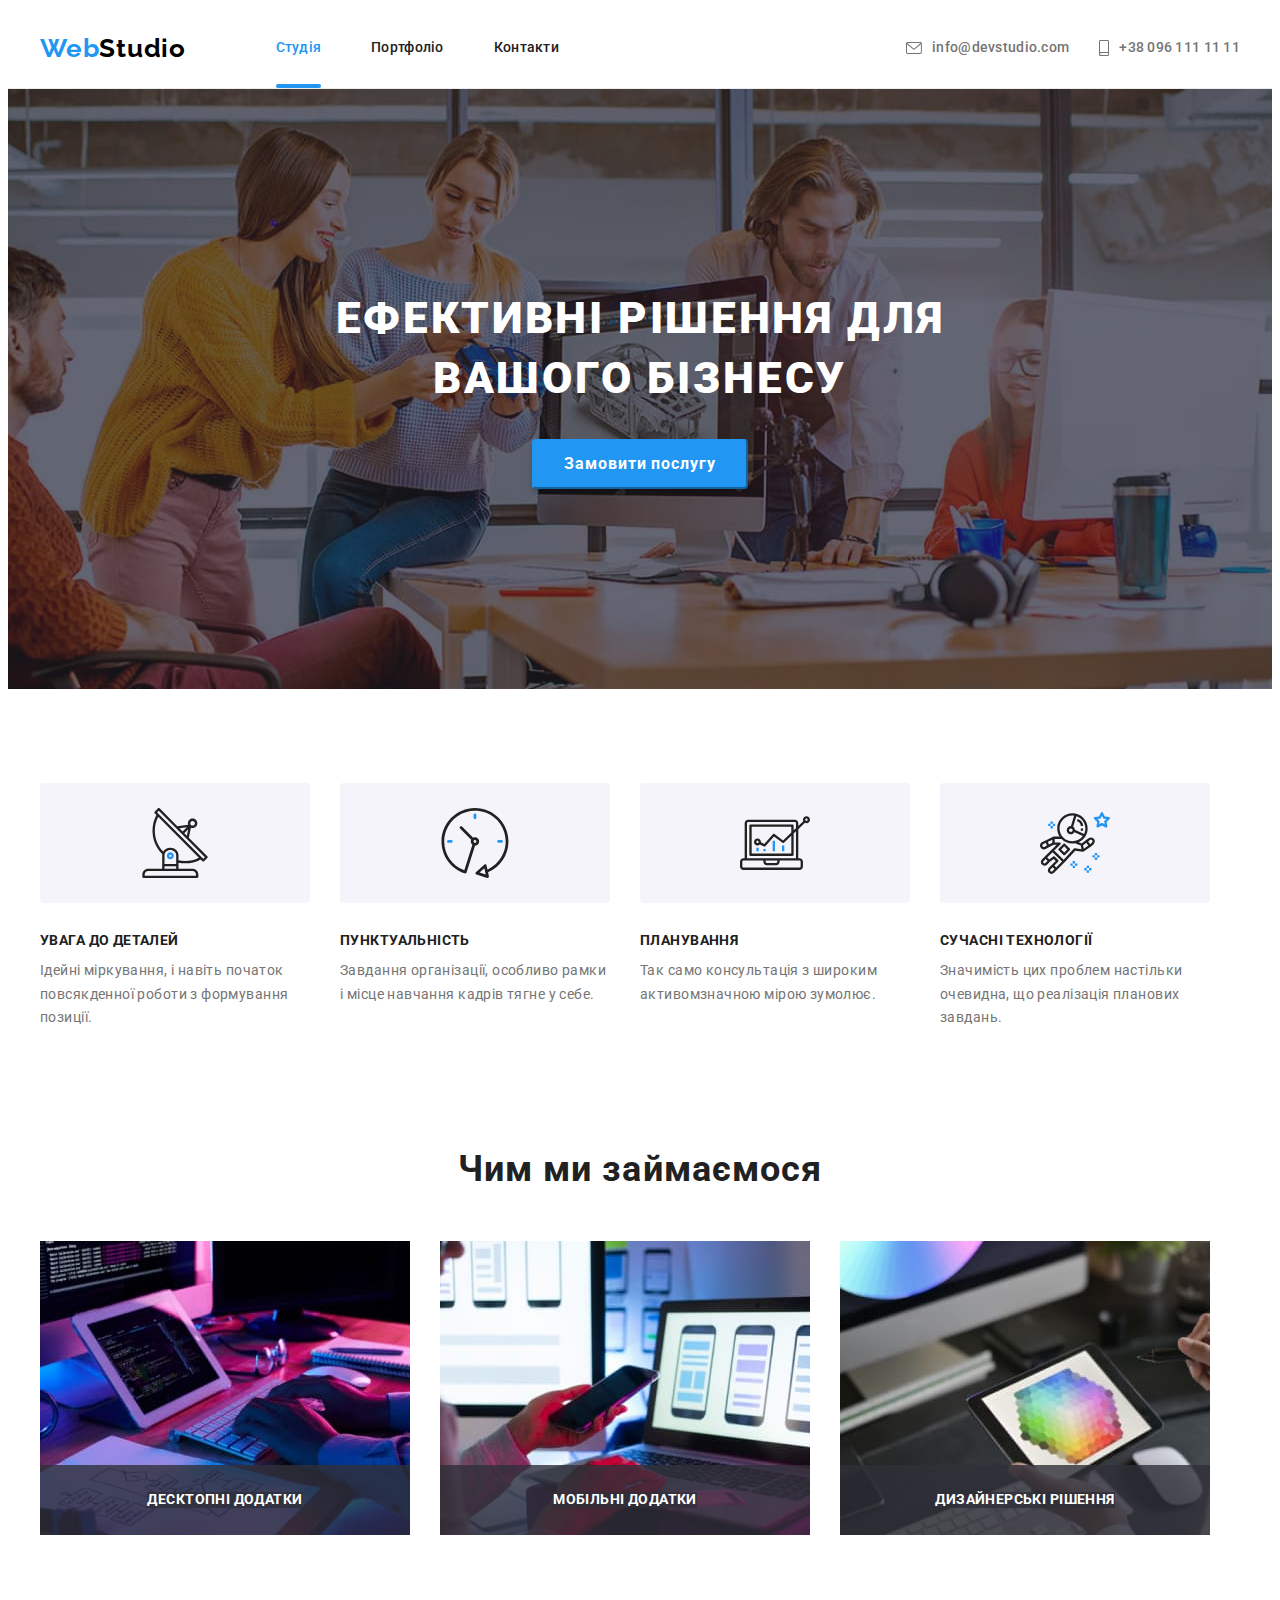
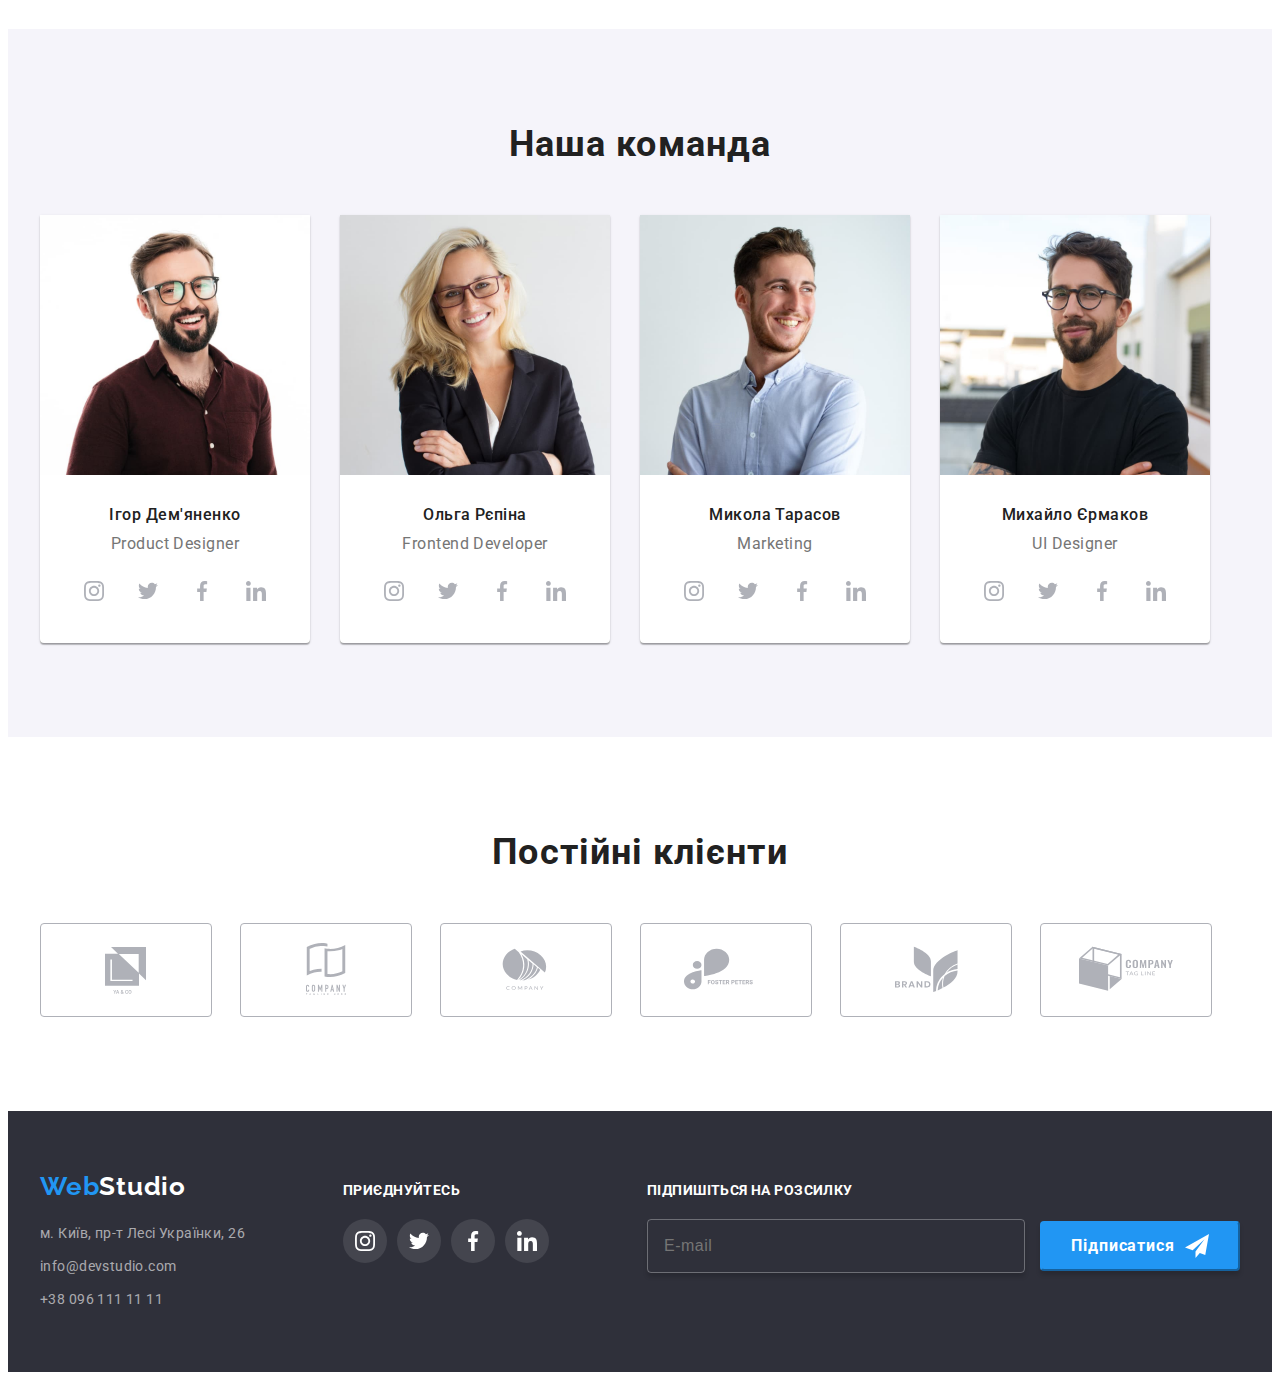
<file: index.html>
<!DOCTYPE html>
<html lang="uk-UA">
  <head>
    <meta charset="UTF-8" />
    <meta http-equiv="X-UA-Compatible" content="IE=edge" />
    <meta name="viewport" content="width=device-width, initial-scale=1.0" />
    <meta name="description" content="Ефективні рішення для вашого бізнесу!" />
    <link
      rel="stylesheet"
      href="https://cdnjs.cloudflare.com/ajax/libs/modern-normalize/1.0.0/modern-normalize.min.css"
      integrity="sha512-ISS7cAi1PEhQ8jnbJpJZMd29NlhNj4AWYyLOSp2CE/CsHxTCu+r+t0D2yoJudVrd0/8fTVPUVDzY5Tvli75u/g=="
      crossorigin="anonymous"
    />
    <link rel="preconnect" href="https://fonts.googleapis.com" />
    <link rel="preconnect" href="https://fonts.gstatic.com" crossorigin />
    <link
      href="https://fonts.googleapis.com/css2?family=Raleway:wght@700&family=Roboto:wght@400;500;700;900&display=swap"
      rel="stylesheet"
    />
    <link rel="stylesheet" href="./css/main.min.css" />
    <title>WebStudio</title>
  </head>
  <body>
    <header class="header">
      <div class="header__row container">
        <nav class="header__navigation">
          <a class="logo link" href="./index.html"
            >Web<span class="logo__part">Studio</span></a
          >
          <ul class="navigation-menu list">
            <li class="navigation-menu__item navigation-menu__item--current">
              <a class="navigation-menu__link link" href="./index.html">Студія</a>
            </li>
            <li class="navigation-menu__item">
              <a class="navigation-menu__link link" href="./portfolio.html">Портфоліо</a>
            </li>
            <li class="navigation-menu__item">
              <a class="navigation-menu__link link" href="#">Контакти</a>
            </li>
          </ul>
        </nav>
        <ul class="communication-menu list">
          <li class="communication-menu__item">
            <a
              class="communication-menu__link link"
              href="mailto:info@devstudio.com"
              >
              <svg class="communication-menu__icon" width="16px" height="12px">
                <use href="./images/icons.svg#icon-envelope"></use>
              </svg>
              info&#64;devstudio.com</a
            >
          </li>
          <li class="communication-menu__item">
            <a class="communication-menu__link link" href="tel:+380961111111"
              >
              <svg class="communication-menu__icon" width="10px" height="16px">
                <use href="./images/icons.svg#icon-smartphone"></use>
              </svg>
              +38 096 111 11 11</a
            >
          </li>
        </ul>
      </div>
    </header>
    <main>
    <!----------------------------------------------------HERO SECTION------------------------- -->
      <section class="section-hero">
        <div class="container">
          <h1 class="section-hero__title">Ефективні рішення для вашого бізнесу</h1>
          <button class="button" type="button" data-modal-open>Замовити послугу</button>
        </div>
      </section>

      <!-- -----------------------------------------------FEATURES SECTION--------------------------- -->
      <section class="section">
        <div class="container">
          <h2 class="visually-hidden">Особливості</h2>
          <ul class="section__list list">
            <li class="section__item section__item--features">
              <div class="feature-card">
                <div class="feature-card__icon">
                  <svg width="70px" height="70px">
                    <use href="./images/icons.svg#icon-antenna"></use>
                  </svg>
                </div>
                <h3 class="feature-card__title">УВАГА ДО ДЕТАЛЕЙ</h3>
                <p class="feature-card__text">
                Ідейні міркування, і навіть початок повсякденної роботи з
                формування позиції.
                </p>
              </div>
            </li>
            <li class="section__item section__item--features">
              <div class="feture-card">
                <div class="feature-card__icon">
                  <svg width="70px" height="70px">
                    <use href="./images/icons.svg#icon-clock"></use>
                  </svg>
                </div>
                <h3 class="feature-card__title">ПУНКТУАЛЬНІСТЬ</h3>
                <p class="feature-card__text">
                Завдання організації, особливо рамки і місце навчання кадрів тягне
                у себе.
                </p>
              </div>
            </li>
            <li class="section__item section__item--features">
              <div class="feature-card">
                <div class="feature-card__icon">
                  <svg width="70px" height="70px">
                    <use href="./images/icons.svg#icon-diagram"></use>
                  </svg>
                </div>
                <h3 class="feature-card__title">ПЛАНУВАННЯ</h3>
                <p class="feature-card__text">
                Так само консультація з широким активомзначною мірою зумолює.
                </p>
              </div>
            </li>
            <li class="section__item section__item--features">
              <div class="feature-card">
                <div class="feature-card__icon">
                  <svg width="70px" height="70px">
                    <use href="./images/icons.svg#icon-astronaut"></use>
                  </svg>
                </div>
                <h3 class="feature-card__title">СУЧАСНІ ТЕХНОЛОГІЇ</h3>
                <p class="feature-card__text">
                Значимість цих проблем настільки очевидна, що реалізація планових
                завдань.
                </p>
              </div>
            </li>
          </ul>
        </div>
      </section>

      <!----------------------------------------------SECTION-WORK----------------------------------------------------------------->
      <section class="section section--work">
        <div class="container">
          <h2 class="section__title">Чим ми займаємося</h2>
          <ul class="section__list list">
            <li class="section__item">
              <div class="gallery-card">
                <img src="./images/image01.jpg" alt="Проект1" width="370" />
                <div class="gallery-card__overlay">
                  <h3 class="gallery-card__title">Десктопні додатки</h3>
                </div>
              </div>
            </li>
            <li class="section__item">
              <div class="gallery-card">
                <img src="./images/image02.jpg" alt="Проект2" width="370" />
                <div class="gallery-card__overlay">
                  <h3 class="gallery-card__title">Мобільні додатки</h3>
                </div>
              </div>
            </li>
            <li class="section__item">
              <div class="gallery-card">
                <img src="./images/image03.jpg" alt="Проект3" width="370" />
                <div class="gallery-card__overlay">
                  <h3 class="gallery-card__title">Дизайнерські рішення</h3>
                </div>
              </div>
            </li>
          </ul>
        </div>
      </section>

      <!-- ----------------------------------------------OUR TEAM SECTION---------------------------------------- -->
      <section class="section section--team">
        <div class="container">
          <h2 class="section__title">Наша команда</h2>
          <ul class="section__list list">
            <li class="section__item section__item--team">
              <div class="person-card">
                <img
                src="./images/image04.jpg"
                alt="Фото Ігор Дем'яненко"
                width="270"
                />
                <h3 class="person-card__title">Ігор Дем'яненко</h3>
                <p class="person-card__text" lang="en">Product Designer</p>
                <ul class="socials list">
                  <li class="socials__item">
                    <a class="socials__link link" href="#" target="_blank" rel="noreferrer noopener nofollow">
                      <svg class="socials__icon" width="20px" height="20px">
                        <use href="./images/icons.svg#icon-instagram"></use>
                      </svg>
                    </a>
                  </li>
                  <li class="socials__item">
                    <a class="socials__link link" href="#" target="_blank" rel="noreferrer noopener nofollow">
                      <svg class="socials__icon" width="20px" height="20px">
                        <use href="./images/icons.svg#icon-twitter"></use>
                      </svg>
                    </a>
                  </li>
                  <li class="socials__item">
                    <a class="socials__link link" href="#" target="_blank" rel="noreferrer noopener nofollow">
                      <svg class="socials__icon" width="20px" height="20px">
                        <use href="./images/icons.svg#icon-facebook"></use>
                      </svg>
                    </a>
                  </li>
                  <li class="socials__item">
                    <a class="socials__link link" href="#" target="_blank" rel="noreferrer noopener nofollow">
                      <svg class="socials__icon" width="20px" height="20px">
                        <use href="./images/icons.svg#icon-linkedin"></use>
                      </svg>
                    </a>
                  </li>
                </ul>
              </div>
            </li>
            <li class="section__item section__item--team">
              <div class="person-card">
                <img
                src="./images/image05.jpg"
                alt="Фото Ольга Рєпіна"
                width="270"
                />
                <h3 class="person-card__title">Ольга Рєпіна</h3>
                <p class="person-card__text" lang="en">Frontend Developer</p>
                <ul class="socials list">
                  <li class="socials__item">
                    <a class="socials__link link" href="#" target="_blank" rel="noreferrer noopener nofollow">
                      <svg class="socials__icon" width="20px" height="20px">
                        <use href="./images/icons.svg#icon-instagram"></use>
                      </svg>
                    </a>
                  </li>
                  <li class="socials__item">
                    <a class="socials__link link" href="#" target="_blank" rel="noreferrer noopener nofollow">
                      <svg class="socials__icon" width="20px" height="20px">
                        <use href="./images/icons.svg#icon-twitter"></use>
                      </svg>
                    </a>
                  </li>
                  <li class="socials__item">
                    <a class="socials__link link" href="#" target="_blank" rel="noreferrer noopener nofollow">
                      <svg class="socials__icon" width="20px" height="20px">
                        <use href="./images/icons.svg#icon-facebook"></use>
                      </svg>
                    </a>
                  </li>
                  <li class="socials__item">
                    <a class="socials__link link" href="#" target="_blank" rel="noreferrer noopener nofollow">
                      <svg class="socials__icon" width="20px" height="20px">
                        <use href="./images/icons.svg#icon-linkedin"></use>
                      </svg>
                    </a>
                  </li>
                </ul>
              </div>
            </li>
            <li class="section__item section__item--team">
              <div class="person-card">
                <img
                src="./images/image06.jpg"
                alt="Фото Микола Тарасов"
                width="270"
                />
                <h3 class="person-card__title">Микола Тарасов</h3>
                <p class="person-card__text" lang="en">Marketing</p>
                <ul class="socials list">
                  <li class="socials__item">
                    <a class="socials__link link" href="#" target="_blank" rel="noreferrer noopener nofollow">
                      <svg class="socials__icon" width="20px" height="20px">
                        <use href="./images/icons.svg#icon-instagram"></use>
                      </svg>
                    </a>
                  </li>
                  <li class="socials__item">
                    <a class="socials__link link" href="#" target="_blank" rel="noreferrer noopener nofollow">
                      <svg class="socials__icon" width="20px" height="20px">
                        <use href="./images/icons.svg#icon-twitter"></use>
                      </svg>
                    </a>
                  </li>
                  <li class="socials__item">
                    <a class="socials__link link" href="#" target="_blank" rel="noreferrer noopener nofollow">
                      <svg class="socials__icon" width="20px" height="20px">
                        <use href="./images/icons.svg#icon-facebook"></use>
                      </svg>
                    </a>
                  </li>
                  <li class="socials__item">
                    <a class="socials__link link" href="#" target="_blank" rel="noreferrer noopener nofollow">
                      <svg class="socials__icon" width="20px" height="20px">
                        <use href="./images/icons.svg#icon-linkedin"></use>
                      </svg>
                    </a>
                  </li>
                </ul>
              </div>
            </li>
            <li class="section__item section__item--team">
              <div class="person-card">
                <img
                src="./images/image07.jpg"
                alt="Фото Михайло Єрмаков"
                width="270"
                />
                <h3 class="person-card__title">Михайло Єрмаков</h3>
                <p class="person-card__text" lang="en">UI Designer</p>
                <ul class="socials list">
                  <li class="socials__item">
                    <a class="socials__link link" href="#" target="_blank" rel="noreferrer noopener nofollow">
                      <svg class="socials__icon" width="20px" height="20px">
                        <use href="./images/icons.svg#icon-instagram"></use>
                      </svg>
                    </a>
                  </li>
                  <li class="socials__item">
                    <a class="socials__link link" href="#" target="_blank" rel="noreferrer noopener nofollow">
                      <svg class="socials__icon" width="20px" height="20px">
                        <use href="./images/icons.svg#icon-twitter"></use>
                      </svg>
                    </a>
                  </li>
                  <li class="socials__item">
                    <a class="socials__link link" href="#" target="_blank" rel="noreferrer noopener nofollow">
                      <svg class="socials__icon" width="20px" height="20px">
                        <use href="./images/icons.svg#icon-facebook"></use>
                      </svg>
                    </a>
                  </li>
                  <li class="socials__item">
                    <a class="socials__link link" href="#" target="_blank" rel="noreferrer noopener nofollow">
                      <svg class="socials__icon" width="20px" height="20px">
                        <use href="./images/icons.svg#icon-linkedin"></use>
                      </svg>
                    </a>
                  </li>
                </ul>
              </div>
            </li>
          </ul>
        </div>
      </section>

      <!-- -----------------------------------------------CLIENTS SECTION---------------------------------------------------------- -->
      <section class="section">
        <div class="container">
          <h2 class="section__title">Постійні клієнти</h2>
          <ul class="section__list list">
            <li class="section__item section__item--clients">
              <a class="clients-card link" href="#" target="_blank" rel="noreferrer noopener nofollow">
                <svg class="clients-card__icon" width="106px" height="60px">
                  <use href="./images/icons.svg#icon-client01"></use>
                </svg>
              </a>
            </li>
            <li class="section__item section__item--clients">
              <a class="clients-card link" href="#" target="_blank" rel="noreferrer noopener nofollow">
                <svg class="clients-card__icon" width="106px" height="60px">
                  <use href="./images/icons.svg#icon-client02"></use>
                </svg>
              </a>
            </li>
            <li class="section__item section__item--clients">
              <a class="clients-card link" href="#" target="_blank" rel="noreferrer noopener nofollow">
                <svg class="clients-card__icon" width="106px" height="60px">
                  <use href="./images/icons.svg#icon-client03"></use>
                </svg>
              </a>
            </li>
            <li class="section__item section__item--clients">
              <a class="clients-card link" href="#" target="_blank" rel="noreferrer noopener nofollow">
                <svg class="clients-card__icon" width="106px" height="60px">
                  <use href="./images/icons.svg#icon-client04"></use>
                </svg>
              </a>
            </li>
            <li class="section__item section__item--clients">
              <a class="clients-card link" href="#" target="_blank" rel="noreferrer noopener nofollow">
                <svg class="clients-card__icon" width="106px" height="60px">
                  <use href="./images/icons.svg#icon-client05"></use>
                </svg>
              </a>
            </li>
            <li class="section__item section__item--clients">
              <a class="clients-card link" href="#" target="_blank" rel="noreferrer noopener nofollow">
                <svg class="clients-card__icon" width="106px" height="60px">
                  <use href="./images/icons.svg#icon-client06"></use>
                </svg>
              </a>
            </li>
          </ul>
        </div>
      </section>
    </main>

    <!-- -----------------------------------------------------FOOTER----------------------------------------------------- -->
    <footer class="footer">
      <div class="container footer__field">
        <div class="footer__column">
          <a class="logo link" href="./index.html"
            >Web<span class="logo__part--light">Studio</span></a
          >
          <address class="footer__contacts">
            <ul class="contacts-menu list">
              <li class="contacts-menu__item">
                <a
                class="contacts-menu__link link"
                href="https://goo.gl/maps/wvJPVJxXwrTkmtdJ7"
                target="_blank"
                rel="noreferrer noopener nofollow"
                >м. Київ, пр-т Лесі Українки, 26</a
                >
              </li>
              <li class="contacts-menu__item">
                <a
                class="contacts-menu__link link"
                href="mailto:info@devstudio.com"
                >info&#64;devstudio.com</a
                >
              </li>
              <li class="contacts-menu__item">
                <a class="contacts-menu__link link" href="tel:+380961111111"
                >+38 096 111 11 11</a
                >
              </li>
            </ul>
          </address>
        </div>
        <div class="footer__column">
          <h2 class="footer__title">Приєднуйтесь</h2>
           <ul class="socials socials--footer list">
                <li class="socials__item">
                  <a class="socials__link socials__link--footer link" href="#" target="_blank" rel="noreferrer noopener nofollow">
                    <svg class="socials__icon" width="20px" height="20px">
                      <use href="./images/icons.svg#icon-instagram"></use>
                    </svg>
                  </a>
                </li>
                <li class="socials__item">
                  <a class="socials__link socials__link--footer link" href="#" target="_blank" rel="noreferrer noopener nofollow">
                    <svg class="socials__icon" width="20px" height="20px">
                      <use href="./images/icons.svg#icon-twitter"></use>
                    </svg>
                  </a>
                </li>
                <li class="socials__item">
                  <a class="socials__link socials__link--footer link" href="#" target="_blank" rel="noreferrer noopener nofollow">
                    <svg class="socials__icon" width="20px" height="20px">
                      <use href="./images/icons.svg#icon-facebook"></use>
                    </svg>
                  </a>
                </li>
                <li class="socials__item">
                  <a class="socials__link socials__link--footer link" href="#" target="_blank" rel="noreferrer noopener nofollow">
                    <svg class="socials__icon" width="20px" height="20px">
                      <use href="./images/icons.svg#icon-linkedin"></use>
                    </svg>
                  </a>
                </li>
              </ul>
        </div>
        <div class="footer__column">
          <h2 class="footer__title">Підпишіться на розсилку</h2>
          <form action="#" name="form-mail">
            <input type="email" name="user-mail" placeholder="E-mail" class="form-mail__input">
            <button type="submit" class="button button--footer">
              <span>Підписатися</span>
              <svg class="button__icon" width="24" height="24">
                <use href="./images/icons.svg#icon-send"></use>
              </svg>
            </button>
          </form>
        </div>
      </div>
    </footer>
  <!-- --------------------------------------------------------------------MODAL WINDOW-------------------------------------------------- -->
  <div class="modal__backdrop is-hidden" data-modal>
    <div class="modal">
      <button class="modal__close-btn" type="button" data-modal-close>
        <svg class="modal__icon" width="11px" height="11px">
          <use href="./images/icons.svg#icon-close"></use>
        </svg>
      </button>
      <p class="modal__title">Залиште свої дані, ми вам передзвонимо</p>
      <form action="#" name="form-callback">
        <div class="form-callback__field">
          <input type="text" name="user-name" id="user-name" class="form-callback__input" required>
          <label for="user-name" class="form-callback__label">Ім'я</label>
          <svg class="form-callback__icon" width="18" height="18">
            <use href="./images/icons.svg#icon-person"></use>
          </svg>
        </div>
        <div class="form-callback__field">
          <input type="tel" name="user-phone" id="user-phone" class="form-callback__input" required>
          <label for="user-phone" class="form-callback__label">Телефон</label>
          <svg class="form-callback__icon" width="18" height="18">
            <use href="./images/icons.svg#icon-phone"></use>
          </svg>
        </div>
        <div class="form-callback__field">
          <input type="email" name="user-mail" id="user-mail" class="form-callback__input">
          <label for="user-mail" class="form-callback__label">Пошта</label>
          <svg class="form-callback__icon" width="18" height="18">
            <use href="./images/icons.svg#icon-email"></use>
          </svg>
        </div>
        <div class="form-callback__field">
          <textarea name="user-comment" id="user-comment" placeholder="Введіть текст" class="form-callback__textarea"></textarea>
          <label for="user-comment" class="form-callback__label">Коментар</label>
        </div>
        <div class="form-callback__checkbox-field">
          <label class="form-callback__checkbox-label">
            <input type="checkbox" name="agreement-check" class="form-callback__checkbox visually-hidden">
            <span class="form-callback__checkbox-custom">
              <svg class="form-callback__checkbox-icon" width="16" height="15">
                <use href="./images/icons.svg#icon-checkbox"></use>
              </svg>
            </span>
            <span>Погоджуюся з розсилкою та приймаю</span>
            <a href="#" class="form-callback__link">  Умови договору</a>
          </label>
        </div>
        <button type="submit" class="button button--modal">Відправити</button>
      </form>
    </div>
  </div>
  <script src="./js/modal.js"></script>
  </body>
</html>
</file>
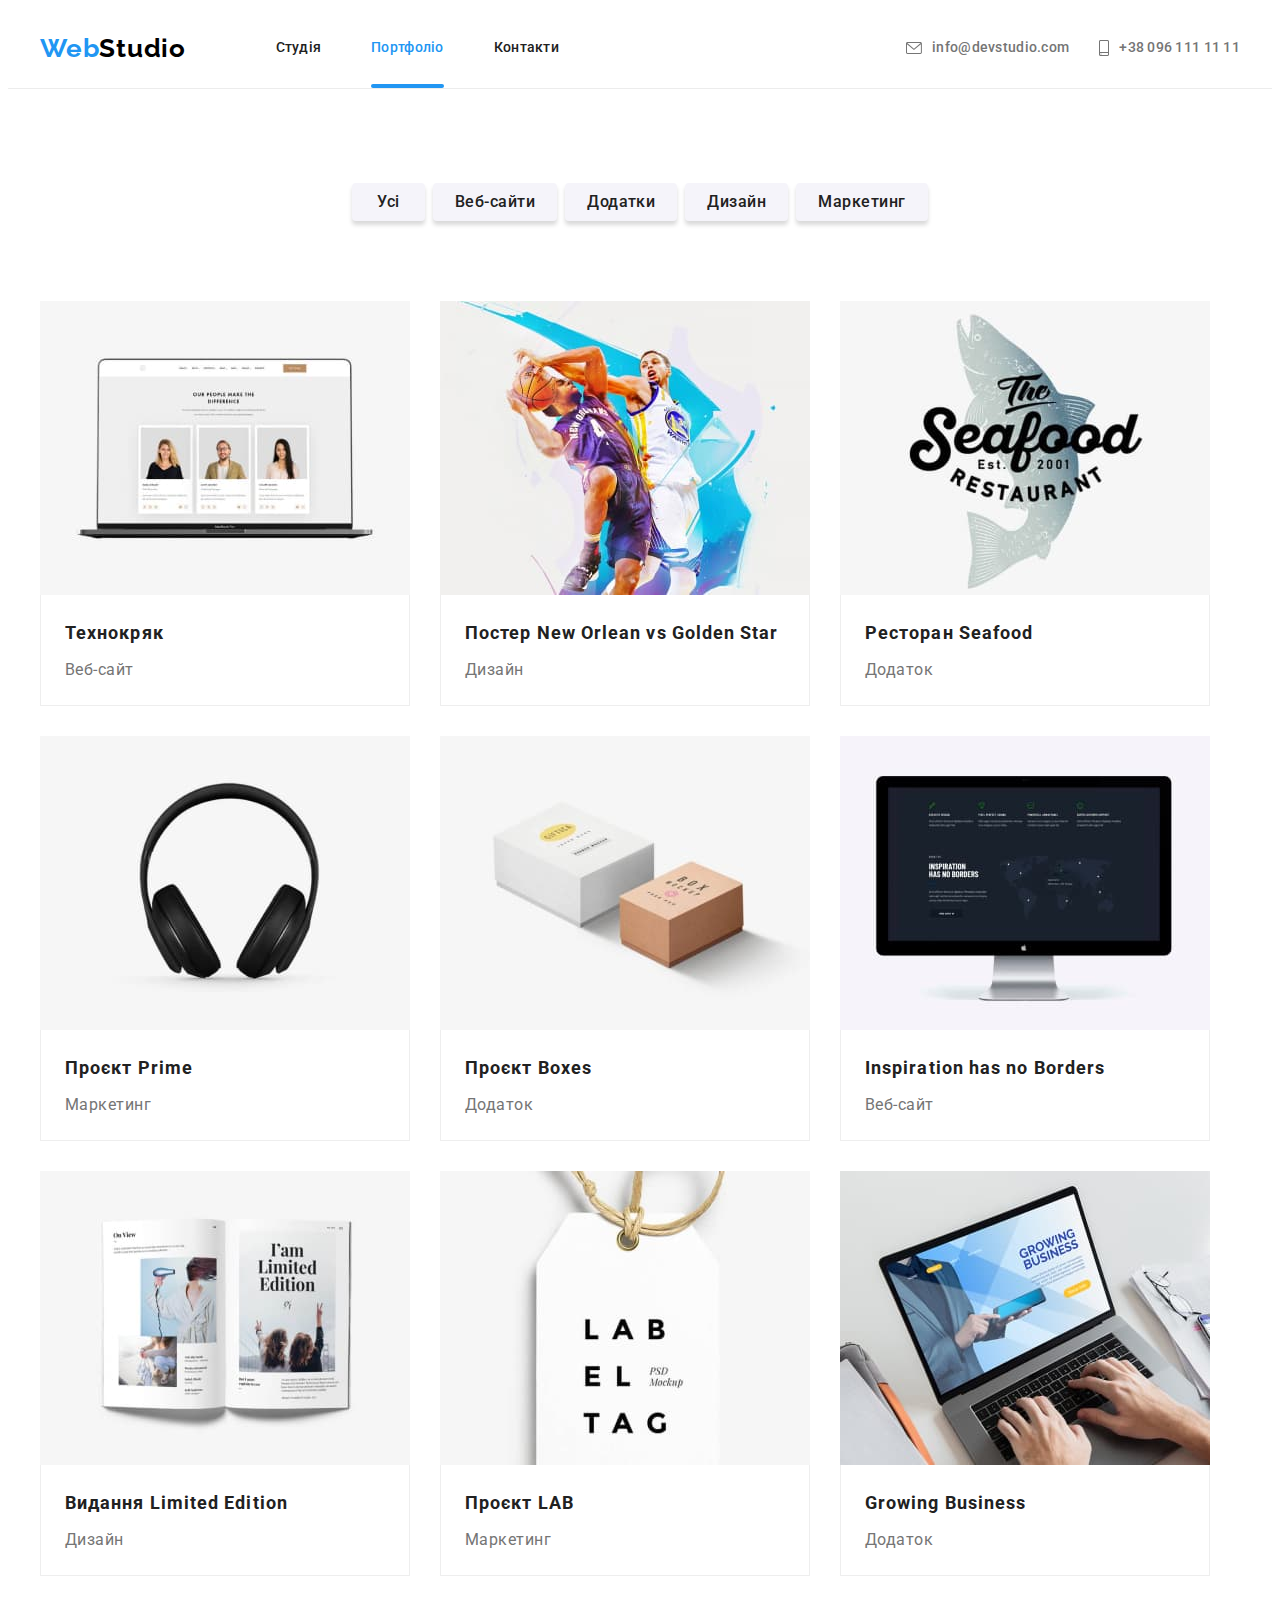
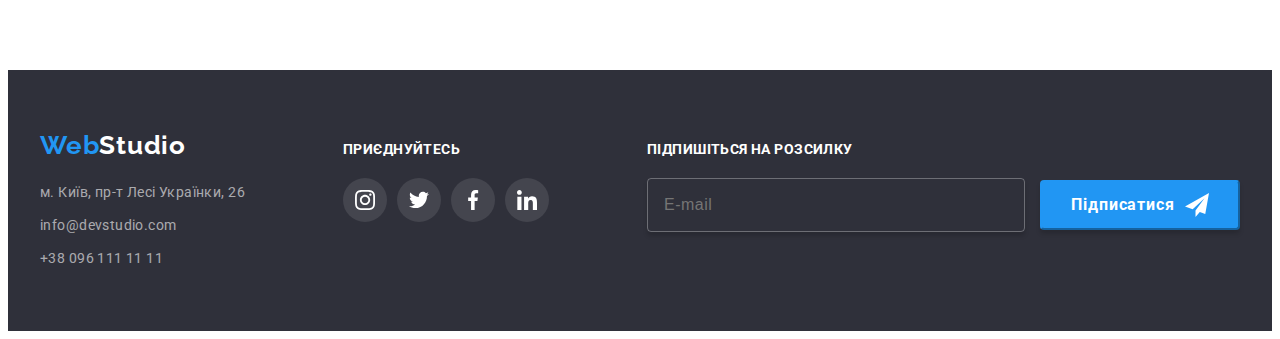
<file: portfolio.html>
<!DOCTYPE html>
<html lang="uk-UA">
  <head>
    <meta charset="UTF-8" >
    <meta http-equiv="X-UA-Compatible" content="IE=edge" >
    <meta name="viewport" content="width=device-width, initial-scale=1.0" >
    <meta name="description" content="Ефективні рішення для вашого бізнесу!" >
     <link
      rel="stylesheet"
      href="https://cdnjs.cloudflare.com/ajax/libs/modern-normalize/1.0.0/modern-normalize.min.css"
      integrity="sha512-ISS7cAi1PEhQ8jnbJpJZMd29NlhNj4AWYyLOSp2CE/CsHxTCu+r+t0D2yoJudVrd0/8fTVPUVDzY5Tvli75u/g=="
      crossorigin="anonymous">
    <link rel="preconnect" href="https://fonts.googleapis.com" >
    <link rel="preconnect" href="https://fonts.gstatic.com" crossorigin >
    <link
      href="https://fonts.googleapis.com/css2?family=Raleway:wght@700&family=Roboto:wght@400;500;700;900&display=swap"
      rel="stylesheet"
    >
    <link rel="stylesheet" href="./css/main.min.css" >
    <title>WebStudio</title>
  </head>
  <body>
    <header class="header">
      <div class="header__row container">
      <nav class="header__navigation">
        <a class="logo link" href="./index.html"
          >Web<span class="logo__part">Studio</span></a
        >
        <ul class="navigation-menu list">
            <li class="navigation-menu__item">
              <a class="navigation-menu__link link" href="./index.html">Студія</a>
            </li>
            <li class="navigation-menu__item navigation-menu__item--current">
              <a class="navigation-menu__link link" href="./portfolio.html">Портфоліо</a>
            </li>
            <li class="navigation-menu__item">
              <a class="navigation-menu__link link" href="#">Контакти</a>
            </li>
          </ul>
      </nav>
      <ul class="communication-menu list">
          <li class="communication-menu__item">
            <a
              class="communication-menu__link link"
              href="mailto:info@devstudio.com"
              >
              <svg class="communication-menu__icon" width="16px" height="12px">
                <use href="./images/icons.svg#icon-envelope"></use>
              </svg>
              info&#64;devstudio.com</a
            >
          </li>
          <li class="communication-menu__item">
            <a class="communication-menu__link link" href="tel:+380961111111"
              >
              <svg class="communication-menu__icon" width="10px" height="16px">
                <use href="./images/icons.svg#icon-smartphone"></use>
              </svg>
              +38 096 111 11 11</a
            >
          </li>
        </ul>
      </div>
    </header>
    <main>
      <section class="section">
        <div class="container">
         <h1 class="visually-hidden">Наші проекти</h1>
         <ul class="product-filter list">
          <li class="product-filter__item">
            <button class="button button--filter button--filter-first" type="button">Усі</button>
          </li>
          <li class="product-filter__item">
            <button class="button button--filter" type="button">
              Веб-сайти
            </button>
          </li>
          <li class="product-filter__item">
            <button class="button button--filter" type="button">Додатки</button>
          </li>
          <li class="product-filter__item">
            <button class="button button--filter" type="button">Дизайн</button>
          </li>
          <li class="product-filter__item">
            <button class="button button--filter" type="button">
              Маркетинг
            </button>
          </li>
        </ul>
        <ul class="section__list section__list--portfolio list">
          <li class="section__item">
            <a class="product-card link" href="#">
              <div class="product-card__thumb">
                <img class="product-card__image" src="./images/portfolio01.jpg" alt="Технокряк" width="370" >
                <p class="product-card__overlay">Ресурс пропонує комплексні пропозиції з різним рівнем функціоналу та сервісів. Все це дозволить відвідувачу отримати вичерпні відомості про компанію чи приватну особу.</p>
              </div>
              <div class="product-card__description">
                <h2 class="product-card__title">Технокряк</h2>
                <p class="product-card__text">Веб-сайт</p>
              </div>
            </a>
          </li>
          <li class="section__item">
            <a class="product-card link" href="#">
              <div class="product-card__thumb">
                <img class="product-card__image"
                  src="./images/portfolio02.jpg"
                  alt="Постер New Orlean vs Golden Star"
                  width="370"
                >
                <p class="product-card__overlay">Ресурс пропонує комплексні пропозиції з різним рівнем функціоналу та сервісів. Все це дозволить відвідувачу отримати вичерпні відомості про компанію чи приватну особу.</p>
              </div>
              <div class="product-card__description">
                <h2 class="product-card__title">
                Постер <span lang="en">New Orlean vs Golden Star</span>
                </h2>
                <p class="product-card__text">Дизайн</p>
              </div>
            </a>
          </li>
          <li class="section__item">
            <a class="product-card link" href="#">
              <div class="product-card__thumb">
                <img class="product-card__image"
                  src="./images/portfolio03.jpg"
                  alt="Ресторан Seafood"
                  width="370"
                >
                <p class="product-card__overlay">Ресурс пропонує комплексні пропозиції з різним рівнем функціоналу та сервісів. Все це дозволить відвідувачу отримати вичерпні відомості про компанію чи приватну особу.</p>
              </div>
              <div class="product-card__description">
                <h2 class="product-card__title">
                Ресторан <span lang="en">Seafood</span>
                </h2>
                <p class="product-card__text">Додаток</p>
              </div>
            </a>
          </li>
          <li class="section__item">
            <a class="product-card link" href="#">
              <div class="product-card__thumb">
                <img class="product-card__image"
                  src="./images/portfolio04.jpg"
                  alt="Проєкт Prime"
                  width="370"
                >
                <p class="product-card__overlay">Ресурс пропонує комплексні пропозиції з різним рівнем функціоналу та сервісів. Все це дозволить відвідувачу отримати вичерпні відомості про компанію чи приватну особу.</p>
              </div>
              <div class="product-card__description">
                <h2 class="product-card__title">
                  Проєкт <span lang="en">Prime</span>
                </h2>
                <p class="product-card__text">Маркетинг</p>
              </div>
            </a>
          </li>
          <li class="section__item">
            <a class="product-card link" href="#">
              <div class="product-card__thumb">
                <img class="product-card__image"
                  src="./images/portfolio05.jpg"
                  alt="Проєкт Boxes"
                  width="370"
                >
                <p class="product-card__overlay">Ресурс пропонує комплексні пропозиції з різним рівнем функціоналу та сервісів. Все це дозволить відвідувачу отримати вичерпні відомості про компанію чи приватну особу.</p>
              </div>              
              <div class="product-card__description">
                <h2 class="product-card__title">Проєкт <span lang="en">Boxes</span></h2>
                <p class="product-card__text">Додаток</p>
              </div>
            </a>
          </li>
          <li class="section__item">
            <a class="product-card link" href="#">
              <div class="product-card__thumb">
                <img class="product-card__image"
                  src="./images/portfolio06.jpg"
                  alt="Inspiration has no Borders"
                  width="370"
                >
                <p class="product-card__overlay">Ресурс пропонує комплексні пропозиції з різним рівнем функціоналу та сервісів. Все це дозволить відвідувачу отримати вичерпні відомості про компанію чи приватну особу.</p>
              </div>
              <div class="product-card__description">
                <h2 class="product-card__title" lang="en">
                  Inspiration has no Borders
                </h2>
                <p class="product-card__text">Веб-сайт</p>
              </div>
            </a>
          </li>
          <li class="section__item">
            <a class="product-card link" href="#">
              <div class="product-card__thumb">
                <img class="product-card__image"
                  src="./images/portfolio07.jpg"
                  alt="Видання Limited Edition"
                  width="370"
                >
                <p class="product-card__overlay">Ресурс пропонує комплексні пропозиції з різним рівнем функціоналу та сервісів. Все це дозволить відвідувачу отримати вичерпні відомості про компанію чи приватну особу.</p>
              </div>
              <div class="product-card__description">
                <h2 class="product-card__title">
                  Видання <span lang="en">Limited Edition</span>
                </h2>
                <p class="product-card__text">Дизайн</p>
              </div>
            </a>
          </li>
          <li class="section__item">
            <a class="product-card link" href="#">
              <div class="product-card__thumb">
                <img class="product-card__image"
                  src="./images/portfolio08.jpg"
                  alt="Проєкт LAB"
                  width="370"
                >
                <p class="product-card__overlay">Ресурс пропонує комплексні пропозиції з різним рівнем функціоналу та сервісів. Все це дозволить відвідувачу отримати вичерпні відомості про компанію чи приватну особу.</p>
              </div>
              <div class="product-card__description">
                <h2 class="product-card__title">
                  Проєкт <span lang="en">LAB</span>
                </h2>
                <p class="product-card__text">Маркетинг</p>
              </div>
            </a>
          </li>
          <li class="section__item">
            <a class="product-card link" href="#">
              <div class="product-card__thumb">
                <img class="product-card__image"
                  src="./images/portfolio09.jpg"
                  alt="Growing Business"
                  width="370"
                >
                <p class="product-card__overlay">Ресурс пропонує комплексні пропозиції з різним рівнем функціоналу та сервісів. Все це дозволить відвідувачу отримати вичерпні відомості про компанію чи приватну особу.</p>
              </div>
              <div class="product-card__description">
                <h2 class="product-card__title" lang="en">Growing Business</h2>
                <p class="product-card__text">Додаток</p>
              </div>
            </a>
          </li>
        </ul>
       </div>
      </section>
    </main>
    <footer class="footer">
      <div class="container footer__field">
        <div class="footer__column">
          <a class="logo link" href="./index.html"
            >Web<span class="logo__part--light">Studio</span></a
          >
          <address class="footer__contacts">
            <ul class="contacts-menu list">
              <li class="contacts-menu__item">
                <a
                class="contacts-menu__link link"
                href="https://goo.gl/maps/wvJPVJxXwrTkmtdJ7"
                target="_blank"
                rel="noreferrer noopener nofollow"
                >м. Київ, пр-т Лесі Українки, 26</a
                >
              </li>
              <li class="contacts-menu__item">
                <a
                class="contacts-menu__link link"
                href="mailto:info@devstudio.com"
                >info&#64;devstudio.com</a
                >
              </li>
              <li class="contacts-menu__item">
                <a class="contacts-menu__link link" href="tel:+380961111111"
                >+38 096 111 11 11</a
                >
              </li>
            </ul>
          </address>
        </div>
        <div class="footer__column">
          <h2 class="footer__title">Приєднуйтесь</h2>
           <ul class="socials socials--footer list">
                <li class="socials__item">
                  <a class="socials__link socials__link--footer link" href="#" target="_blank" rel="noreferrer noopener nofollow">
                    <svg class="socials__icon" width="20px" height="20px">
                      <use href="./images/icons.svg#icon-instagram"></use>
                    </svg>
                  </a>
                </li>
                <li class="socials__item">
                  <a class="socials__link socials__link--footer link" href="#" target="_blank" rel="noreferrer noopener nofollow">
                    <svg class="socials__icon" width="20px" height="20px">
                      <use href="./images/icons.svg#icon-twitter"></use>
                    </svg>
                  </a>
                </li>
                <li class="socials__item">
                  <a class="socials__link socials__link--footer link" href="#" target="_blank" rel="noreferrer noopener nofollow">
                    <svg class="socials__icon" width="20px" height="20px">
                      <use href="./images/icons.svg#icon-facebook"></use>
                    </svg>
                  </a>
                </li>
                <li class="socials__item">
                  <a class="socials__link socials__link--footer link" href="#" target="_blank" rel="noreferrer noopener nofollow">
                    <svg class="socials__icon" width="20px" height="20px">
                      <use href="./images/icons.svg#icon-linkedin"></use>
                    </svg>
                  </a>
                </li>
              </ul>
        </div>
        <div class="footer__column">
          <h2 class="footer__title">Підпишіться на розсилку</h2>
          <form action="#" name="form-mail">
            <input type="email" name="user-mail" placeholder="E-mail" class="form-mail__input">
            <button type="submit" class="button button--footer">
              <span>Підписатися</span>
              <svg class="button__icon" width="24" height="24">
                <use href="./images/icons.svg#icon-send"></use>
              </svg>
            </button>
          </form>
        </div>
      </div>
    </footer>
  </body>
</html>
</file>
<file: css/main.min.css>
.visually-hidden{position:absolute;white-space:nowrap;width:1px;height:1px;overflow:hidden;border:0;padding:0;clip:rect(0 0 0 0);-webkit-clip-path:inset(50%);clip-path:inset(50%);margin:-1px}p,h1,h2,h3,h4,h5,h6,ul{margin:0;padding:0}img{display:block}body{font-family:"Roboto",sans-serif;font-style:normal;font-size:14px;font-weight:400;color:var(--primary-text-color)}.link{text-decoration:none}.list{list-style-type:none}.container{width:1200px;padding-left:15px;padding-right:15px;margin-left:auto;margin-right:auto}.logo{font-family:"Raleway",sans-serif;font-weight:700;font-size:26px;line-height:1.19;letter-spacing:.03em;color:#2196f3}.logo__part{color:#000}.logo__part--light{color:#fff}.button{display:-webkit-inline-box;display:-ms-inline-flexbox;display:inline-flex;-webkit-box-pack:center;-ms-flex-pack:center;justify-content:center;-webkit-box-align:center;-ms-flex-align:center;align-items:center;width:216px;height:50px;background-color:#2196f3;border-color:#2196f3;-webkit-box-shadow:0px 4px 4px rgba(0,0,0,.15);box-shadow:0px 4px 4px rgba(0,0,0,.15);border-radius:4px;font-family:"Roboto",sans-serif;font-style:normal;font-weight:700;font-size:16px;line-height:1.86;letter-spacing:.06em;color:#fff;cursor:pointer}.button--footer{width:200px;height:50px;-webkit-transition:background-color 250ms cubic-bezier(0.4, 0, 0.2, 1);transition:background-color 250ms cubic-bezier(0.4, 0, 0.2, 1)}.button--footer:hover,.button--footer:focus{background-color:#188ce8}.button--modal{display:block;width:200px;height:50px;margin-left:auto;margin-right:auto;-webkit-transition:background-color 250ms cubic-bezier(0.4, 0, 0.2, 1);transition:background-color 250ms cubic-bezier(0.4, 0, 0.2, 1)}.button--modal:hover,.button--modal:focus{background-color:#188ce8}.button--filter{width:auto;height:auto;padding-top:6px;padding-bottom:6px;padding-left:22px;padding-right:22px;font-weight:500;line-height:1.62;text-align:center;letter-spacing:.03em;color:#212121;background-color:#f5f4fa;border-width:0;-webkit-transition:color 250ms cubic-bezier(0.4, 0, 0.2, 1),background-color 250ms cubic-bezier(0.4, 0, 0.2, 1),-webkit-box-shadow 250ms cubic-bezier(0.4, 0, 0.2, 1);transition:color 250ms cubic-bezier(0.4, 0, 0.2, 1),background-color 250ms cubic-bezier(0.4, 0, 0.2, 1),-webkit-box-shadow 250ms cubic-bezier(0.4, 0, 0.2, 1);transition:color 250ms cubic-bezier(0.4, 0, 0.2, 1),background-color 250ms cubic-bezier(0.4, 0, 0.2, 1),box-shadow 250ms cubic-bezier(0.4, 0, 0.2, 1);transition:color 250ms cubic-bezier(0.4, 0, 0.2, 1),background-color 250ms cubic-bezier(0.4, 0, 0.2, 1),box-shadow 250ms cubic-bezier(0.4, 0, 0.2, 1),-webkit-box-shadow 250ms cubic-bezier(0.4, 0, 0.2, 1)}.button--filter-first{padding-left:25px;padding-right:25px}.button--filter:hover,.button--filter:focus{color:#fff;background-color:#2196f3;-webkit-box-shadow:0px 3px 1px rgba(0,0,0,.1),0px 1px 2px rgba(0,0,0,.08),0px 2px 2px rgba(0,0,0,.12);box-shadow:0px 3px 1px rgba(0,0,0,.1),0px 1px 2px rgba(0,0,0,.08),0px 2px 2px rgba(0,0,0,.12)}.button__icon{margin-left:10px;fill:#fff}.navigation-menu{display:-webkit-box;display:-ms-flexbox;display:flex;-webkit-box-align:center;-ms-flex-align:center;align-items:center}.navigation-menu__item{color:#212121}.navigation-menu__item:not(:first-child){margin-left:50px}.navigation-menu__item--current{position:relative;color:#2196f3}.navigation-menu__item--current::after{position:absolute;bottom:0;display:block;content:"";width:100%;height:4px;border-radius:2px;background-color:#2196f3}.navigation-menu__link{position:relative;display:block;padding-top:32px;padding-bottom:32px;font-weight:500;line-height:1.14;letter-spacing:.02em;color:inherit;-webkit-transition:color 250ms cubic-bezier(0.4, 0, 0.2, 1);transition:color 250ms cubic-bezier(0.4, 0, 0.2, 1)}.navigation-menu__link::after{position:absolute;bottom:0;display:block;content:"";width:100%;height:4px;border-radius:2px;background-color:#2196f3;-webkit-transform:scaleX(0);transform:scaleX(0);-webkit-transition:-webkit-transform 250ms cubic-bezier(0.4, 0, 0.2, 1);transition:-webkit-transform 250ms cubic-bezier(0.4, 0, 0.2, 1);transition:transform 250ms cubic-bezier(0.4, 0, 0.2, 1);transition:transform 250ms cubic-bezier(0.4, 0, 0.2, 1), -webkit-transform 250ms cubic-bezier(0.4, 0, 0.2, 1)}.navigation-menu__link:hover,.navigation-menu__link:focus{color:#2196f3}.navigation-menu__link:hover::after{-webkit-transform:scaleX(1);transform:scaleX(1)}.communication-menu{display:-webkit-box;display:-ms-flexbox;display:flex;-webkit-box-align:center;-ms-flex-align:center;align-items:center}.communication-menu__item:not(:first-child){margin-left:30px}.communication-menu__link{display:-webkit-box;display:-ms-flexbox;display:flex;-webkit-box-align:center;-ms-flex-align:center;align-items:center;padding-top:32px;padding-bottom:32px;font-weight:500;line-height:1.14;letter-spacing:.02em;color:#757575;-webkit-transition:color 250ms cubic-bezier(0.4, 0, 0.2, 1);transition:color 250ms cubic-bezier(0.4, 0, 0.2, 1)}.communication-menu__link:hover,.communication-menu__link:focus{color:#2196f3}.communication-menu__icon{margin-right:10px;fill:currentColor}.contacts-menu__item:not(:last-child){margin-bottom:9px}.contacts-menu__link{font-style:normal;line-height:1.71;letter-spacing:.03em;color:rgba(255,255,255,.6);-webkit-transition:color 250ms cubic-bezier(0.4, 0, 0.2, 1);transition:color 250ms cubic-bezier(0.4, 0, 0.2, 1)}.contacts-menu__link:hover,.contacts-menu__link:focus{color:#fff}.socials{display:-webkit-box;display:-ms-flexbox;display:flex;-webkit-box-pack:center;-ms-flex-pack:center;justify-content:center;-webkit-box-align:center;-ms-flex-align:center;align-items:center}.socials--footer{-webkit-box-pack:start;-ms-flex-pack:start;justify-content:start}.socials__item{width:44px;height:44px}.socials__item:not(:last-child){margin-right:10px}.socials__link{display:-webkit-box;display:-ms-flexbox;display:flex;-webkit-box-pack:center;-ms-flex-pack:center;justify-content:center;-webkit-box-align:center;-ms-flex-align:center;align-items:center;width:100%;height:100%;border-radius:50%;color:#afb1b8;background-color:rgba(0,0,0,0);-webkit-transition:color 250ms cubic-bezier(0.4, 0, 0.2, 1),background-color 250ms cubic-bezier(0.4, 0, 0.2, 1);transition:color 250ms cubic-bezier(0.4, 0, 0.2, 1),background-color 250ms cubic-bezier(0.4, 0, 0.2, 1)}.socials__link:hover{color:#fff;background-color:#2196f3}.socials__link--footer{color:#fff;background-color:rgba(255,255,255,.1)}.socials__icon{fill:currentColor}.form-mail{display:-webkit-box;display:-ms-flexbox;display:flex;-webkit-box-pack:start;-ms-flex-pack:start;justify-content:start;-webkit-box-align:center;-ms-flex-align:center;align-items:center}.form-mail__input{width:358px;height:50px;margin-right:12px;padding-left:16px;font-size:16px;line-height:1.25;letter-spacing:.03em;color:rgba(255,255,255,.6);background-color:rgba(0,0,0,0);-webkit-box-shadow:0px 4px 4px rgba(0,0,0,.15);box-shadow:0px 4px 4px rgba(0,0,0,.15);border:1px solid;border-color:rgba(255,255,255,.3);border-radius:4px;-webkit-transition:color 250ms cubic-bezier(0.4, 0, 0.2, 1),border-color 250ms cubic-bezier(0.4, 0, 0.2, 1);transition:color 250ms cubic-bezier(0.4, 0, 0.2, 1),border-color 250ms cubic-bezier(0.4, 0, 0.2, 1)}.form-mail__input:hover,.form-mail__input:focus{color:#fff;border-color:#fff;outline:none}.form-callback__field{position:relative;display:-webkit-box;display:-ms-flexbox;display:flex;-webkit-box-orient:vertical;-webkit-box-direction:reverse;-ms-flex-direction:column-reverse;flex-direction:column-reverse;margin-top:10px}.form-callback__field:nth-child(1){margin-top:12px}.form-callback__input{height:40px;width:448px;padding-left:42px;font-size:16px;border:1px solid;border-color:rgba(33,33,33,.2);border-radius:4px;outline:rgba(0,0,0,0);-webkit-transition:border-color 250ms cubic-bezier(0.4, 0, 0.2, 1);transition:border-color 250ms cubic-bezier(0.4, 0, 0.2, 1)}.form-callback__input:focus{border-color:#2196f3}.form-callback__textarea{height:120px;width:448px;font-size:16px;border:1px solid;border-color:rgba(33,33,33,.2);border-radius:4px;outline:rgba(0,0,0,0);-webkit-transition:border-color 250ms cubic-bezier(0.4, 0, 0.2, 1);transition:border-color 250ms cubic-bezier(0.4, 0, 0.2, 1);resize:none}.form-callback__textarea:focus{border-color:#2196f3}.form-callback__label{margin-bottom:4px;font-size:12px;line-height:1.17;letter-spacing:.01em;text-transform:capitalize;color:#757575;-webkit-transition:color 250ms cubic-bezier(0.4, 0, 0.2, 1);transition:color 250ms cubic-bezier(0.4, 0, 0.2, 1)}.form-callback__input:focus+.form-callback__label,.form-callback__textarea:focus+.form-callback__label{color:#2196f3}.form-callback__textarea::-webkit-input-placeholder{font-size:12px;line-height:1.17;letter-spacing:.01em;color:rgba(117,117,117,.5)}.form-callback__textarea::-moz-placeholder{font-size:12px;line-height:1.17;letter-spacing:.01em;color:rgba(117,117,117,.5)}.form-callback__textarea:-ms-input-placeholder{font-size:12px;line-height:1.17;letter-spacing:.01em;color:rgba(117,117,117,.5)}.form-callback__textarea::-ms-input-placeholder{font-size:12px;line-height:1.17;letter-spacing:.01em;color:rgba(117,117,117,.5)}.form-callback__textarea::placeholder{font-size:12px;line-height:1.17;letter-spacing:.01em;color:rgba(117,117,117,.5)}.form-callback__icon{position:absolute;left:15px;bottom:14px;display:block;width:18px;height:18px}.form-callback__input:focus~.form-callback__icon{fill:#2196f3}.form-callback__checkbox-field{display:-webkit-box;display:-ms-flexbox;display:flex;-webkit-box-pack:center;-ms-flex-pack:center;justify-content:center;-webkit-box-align:center;-ms-flex-align:center;align-items:center;margin-top:20px;margin-bottom:30px}.form-callback__checkbox-custom{display:inline-block;width:16px;height:15px;margin-right:8px;text-align:center;vertical-align:middle;border:1px solid;border-color:#212121;fill:rgba(0,0,0,0);background-color:rgba(0,0,0,0);-webkit-transition:border-color 250ms cubic-bezier(0.4, 0, 0.2, 1),fill 250ms cubic-bezier(0.4, 0, 0.2, 1),background-color 250ms cubic-bezier(0.4, 0, 0.2, 1);transition:border-color 250ms cubic-bezier(0.4, 0, 0.2, 1),fill 250ms cubic-bezier(0.4, 0, 0.2, 1),background-color 250ms cubic-bezier(0.4, 0, 0.2, 1)}.form-callback__checkbox:checked~.form-callback__checkbox-custom{border-color:#2196f3;fill:#fff;background-color:#2196f3}.form-callback__checkbox-label{display:-webkit-inline-box;display:-ms-inline-flexbox;display:inline-flex;-webkit-box-pack:center;-ms-flex-pack:center;justify-content:center;-webkit-box-align:center;-ms-flex-align:center;align-items:center;line-height:1.71;letter-spacing:.03em}.form-callback__link{margin-left:8px;color:#2196f3}.product-filter{display:-webkit-box;display:-ms-flexbox;display:flex;-webkit-box-pack:center;-ms-flex-pack:center;justify-content:center;margin-bottom:50px}.product-filter__item:not(:last-child){margin-right:8px}.product-card{display:block;max-width:370px;-webkit-transition:-webkit-box-shadow 250ms cubic-bezier(0.4, 0, 0.2, 1);transition:-webkit-box-shadow 250ms cubic-bezier(0.4, 0, 0.2, 1);transition:box-shadow 250ms cubic-bezier(0.4, 0, 0.2, 1);transition:box-shadow 250ms cubic-bezier(0.4, 0, 0.2, 1), -webkit-box-shadow 250ms cubic-bezier(0.4, 0, 0.2, 1)}.product-card:hover,.product-card:focus{-webkit-box-shadow:0px 1px 1px rgba(0,0,0,.12),0px 4px 4px rgba(0,0,0,.06),1px 4px 6px rgba(0,0,0,.16);box-shadow:0px 1px 1px rgba(0,0,0,.12),0px 4px 4px rgba(0,0,0,.06),1px 4px 6px rgba(0,0,0,.16)}.product-card__thumb{position:relative;max-width:370px;overflow:hidden}.product-card__overlay{position:absolute;top:0;left:0;width:100%;height:100%;padding:63px 24px;-webkit-transform:translateY(100%);transform:translateY(100%);-webkit-transition:-webkit-transform 250ms cubic-bezier(0.4, 0, 0.2, 1);transition:-webkit-transform 250ms cubic-bezier(0.4, 0, 0.2, 1);transition:transform 250ms cubic-bezier(0.4, 0, 0.2, 1);transition:transform 250ms cubic-bezier(0.4, 0, 0.2, 1), -webkit-transform 250ms cubic-bezier(0.4, 0, 0.2, 1);font-size:18px;line-height:1.55;letter-spacing:.03em;color:#fff;background-color:rgba(33,150,243,.9)}.product-card:hover .product-card__overlay{-webkit-transform:translateY(0);transform:translateY(0)}.product-card__description{padding:20px 24px;background-color:#fff;border:1px solid #eee;border-top:none}.product-card__title{margin-bottom:4px;font-weight:700;font-size:18px;line-height:2;letter-spacing:.06em;color:#212121}.product-card__text{font-size:16px;line-height:1.88;letter-spacing:.03em;color:#757575}.feature-card{max-width:270px}.feature-card__title{margin-top:30px;margin-bottom:10px;font-weight:700;font-size:inherit;line-height:1.14;letter-spacing:.03em;text-transform:uppercase;color:#212121}.feature-card__text{line-height:1.71;letter-spacing:.03em;color:#757575}.feature-card__icon{display:-webkit-box;display:-ms-flexbox;display:flex;width:270px;height:120px;-webkit-box-pack:center;-ms-flex-pack:center;justify-content:center;-webkit-box-align:center;-ms-flex-align:center;align-items:center;background-color:#f5f4fa;border-radius:4px}.gallery-card{position:relative;max-width:370px}.gallery-card__overlay{position:absolute;display:-webkit-box;display:-ms-flexbox;display:flex;-webkit-box-pack:center;-ms-flex-pack:center;justify-content:center;-webkit-box-align:center;-ms-flex-align:center;align-items:center;bottom:0;left:0;width:100%;height:70px;background-color:rgba(47,48,58,.8)}.gallery-card__title{font-size:14px;line-height:1.14;letter-spacing:.03em;text-align:center;text-transform:uppercase;color:#fff;background-color:rgba(47,48,58,.8)}.person-card{max-width:270px;padding-bottom:30px;background-color:#fff;-webkit-box-shadow:0px 1px 3px rgba(0,0,0,.12),0px 1px 1px rgba(0,0,0,.14),0px 2px 1px rgba(0,0,0,.2);box-shadow:0px 1px 3px rgba(0,0,0,.12),0px 1px 1px rgba(0,0,0,.14),0px 2px 1px rgba(0,0,0,.2);border-radius:0px 0px 4px 4px}.person-card__title{margin-top:30px;margin-bottom:10px;font-weight:500;font-size:16px;line-height:1.19;letter-spacing:.03em;text-align:center;color:#212121}.person-card__text{margin-bottom:16px;font-weight:400;font-size:16px;line-height:1.19;letter-spacing:.03em;text-align:center;color:#757575}.clients-card{display:-webkit-box;display:-ms-flexbox;display:flex;-webkit-box-pack:center;-ms-flex-pack:center;justify-content:center;-webkit-box-align:center;-ms-flex-align:center;align-items:center;width:170px;height:92px;color:#afb1b8;border:1px solid #afb1b8;border-radius:4px;-webkit-transition:border 250ms cubic-bezier(0.4, 0, 0.2, 1),color 250ms cubic-bezier(0.4, 0, 0.2, 1);transition:border 250ms cubic-bezier(0.4, 0, 0.2, 1),color 250ms cubic-bezier(0.4, 0, 0.2, 1)}.clients-card:hover,.clients-card:focus{border:1px solid #2196f3;color:#2196f3}.clients-card__icon{-o-object-fit:cover;object-fit:cover;fill:currentColor}.header{border-bottom:1px solid #ececec}.header__row{display:-webkit-box;display:-ms-flexbox;display:flex;-webkit-box-align:center;-ms-flex-align:center;align-items:center;-webkit-box-pack:justify;-ms-flex-pack:justify;justify-content:space-between}.header__navigation{display:-webkit-box;display:-ms-flexbox;display:flex;-webkit-box-pack:justify;-ms-flex-pack:justify;justify-content:space-between;-webkit-box-align:center;-ms-flex-align:center;align-items:center;width:519px}.section-hero{max-width:1600px;max-height:600px;margin-left:auto;margin-right:auto;padding-top:200px;padding-bottom:200px;text-align:center;background-color:#c4c4c4;background-image:-webkit-gradient(linear, left top, right top, from(rgba(47, 48, 58, 0.4)), to(rgba(47, 48, 58, 0.4))),url(../images/image08.jpg);background-image:linear-gradient(to right, rgba(47, 48, 58, 0.4), rgba(47, 48, 58, 0.4)),url(../images/image08.jpg);background-size:cover;background-position:center}.section-hero__title{margin-bottom:30px;margin-left:auto;margin-right:auto;width:696px;font-weight:900;font-size:44px;line-height:1.36;letter-spacing:.06em;text-transform:uppercase;color:#fff}.section{padding-top:94px;padding-bottom:94px}.section--work{padding-top:24px}.section--team{background-color:#f5f4fa}.section__title{margin-bottom:50px;font-weight:700;font-size:36px;line-height:1.17;text-align:center;letter-spacing:.03em;color:#212121}.section__list{display:-webkit-box;display:-ms-flexbox;display:flex;-ms-flex-wrap:wrap;flex-wrap:wrap;margin-left:-30px;margin-top:-30px}.section__list--portfolio{margin-top:50px}.section__item{max-width:370px;margin-left:30px;margin-top:30px;background-color:#fff}.section__item--team,.section__item--features{max-width:270px}.section__item--clients{max-width:170px}.footer{padding-top:60px;padding-bottom:60px;background-color:#2f303a}.footer__field{display:-webkit-box;display:-ms-flexbox;display:flex;-webkit-box-pack:justify;-ms-flex-pack:justify;justify-content:space-between}.footer__contacts{margin-top:20px}.footer__title{margin-bottom:20px;font-size:14px;line-height:1.14;letter-spacing:.03em;text-transform:uppercase;color:#fff}.footer__column:nth-child(2),.footer__column:nth-child(3){padding-top:12px}.modal__backdrop{position:fixed;top:0;left:0;width:100%;height:100%;background-color:rgba(0,0,0,.2);-webkit-transition:opacity 250ms cubic-bezier(0.4, 0, 0.2, 1);transition:opacity 250ms cubic-bezier(0.4, 0, 0.2, 1)}.modal__backdrop.is-hidden{opacity:0;pointer-events:none}.modal{position:absolute;top:50%;left:50%;width:528px;height:581px;padding-top:40px;padding-bottom:40px;padding-left:41px;padding-right:39px;-webkit-transform:translate(-50%, -50%) rotate(0deg) scale(1);transform:translate(-50%, -50%) rotate(0deg) scale(1);border-radius:4px;background-color:#fff;-webkit-box-shadow:0px 1px 3px rgba(0,0,0,.12),0px 1px 1px rgba(0,0,0,.14),0px 2px 1px rgba(0,0,0,.2);box-shadow:0px 1px 3px rgba(0,0,0,.12),0px 1px 1px rgba(0,0,0,.14),0px 2px 1px rgba(0,0,0,.2);opacity:1;-webkit-transition:opacity 250ms cubic-bezier(0.4, 0, 0.2, 1),scale 250ms cubic-bezier(0.4, 0, 0.2, 1),-webkit-transform 250ms cubic-bezier(0.4, 0, 0.2, 1);transition:opacity 250ms cubic-bezier(0.4, 0, 0.2, 1),scale 250ms cubic-bezier(0.4, 0, 0.2, 1),-webkit-transform 250ms cubic-bezier(0.4, 0, 0.2, 1);transition:opacity 250ms cubic-bezier(0.4, 0, 0.2, 1),transform 250ms cubic-bezier(0.4, 0, 0.2, 1),scale 250ms cubic-bezier(0.4, 0, 0.2, 1);transition:opacity 250ms cubic-bezier(0.4, 0, 0.2, 1),transform 250ms cubic-bezier(0.4, 0, 0.2, 1),scale 250ms cubic-bezier(0.4, 0, 0.2, 1),-webkit-transform 250ms cubic-bezier(0.4, 0, 0.2, 1)}.modal__backdrop.is-hidden .modal{-webkit-transform:translate(-50%, -50%) rotate(-180deg) scale(2);transform:translate(-50%, -50%) rotate(-180deg) scale(2);opacity:0}.modal__close-btn{position:absolute;top:8px;right:8px;display:-webkit-inline-box;display:-ms-inline-flexbox;display:inline-flex;width:30px;height:30px;border-radius:50%;-webkit-box-pack:center;-ms-flex-pack:center;justify-content:center;-webkit-box-align:center;-ms-flex-align:center;align-items:center;fill:#000;background-color:#fff;border:1px solid rgba(0,0,0,.1);-webkit-transition:fill 250ms cubic-bezier(0.4, 0, 0.2, 1),border 250ms cubic-bezier(0.4, 0, 0.2, 1);transition:fill 250ms cubic-bezier(0.4, 0, 0.2, 1),border 250ms cubic-bezier(0.4, 0, 0.2, 1)}.modal__close-btn:hover,.modal__close-btn:focus{fill:#2196f3;border:1px solid #2196f3}.modal__title{font-weight:700;font-size:20px;line-height:1.17;text-align:center;letter-spacing:.03em;color:#212121}/*# sourceMappingURL=main.min.css.map */
</file>
